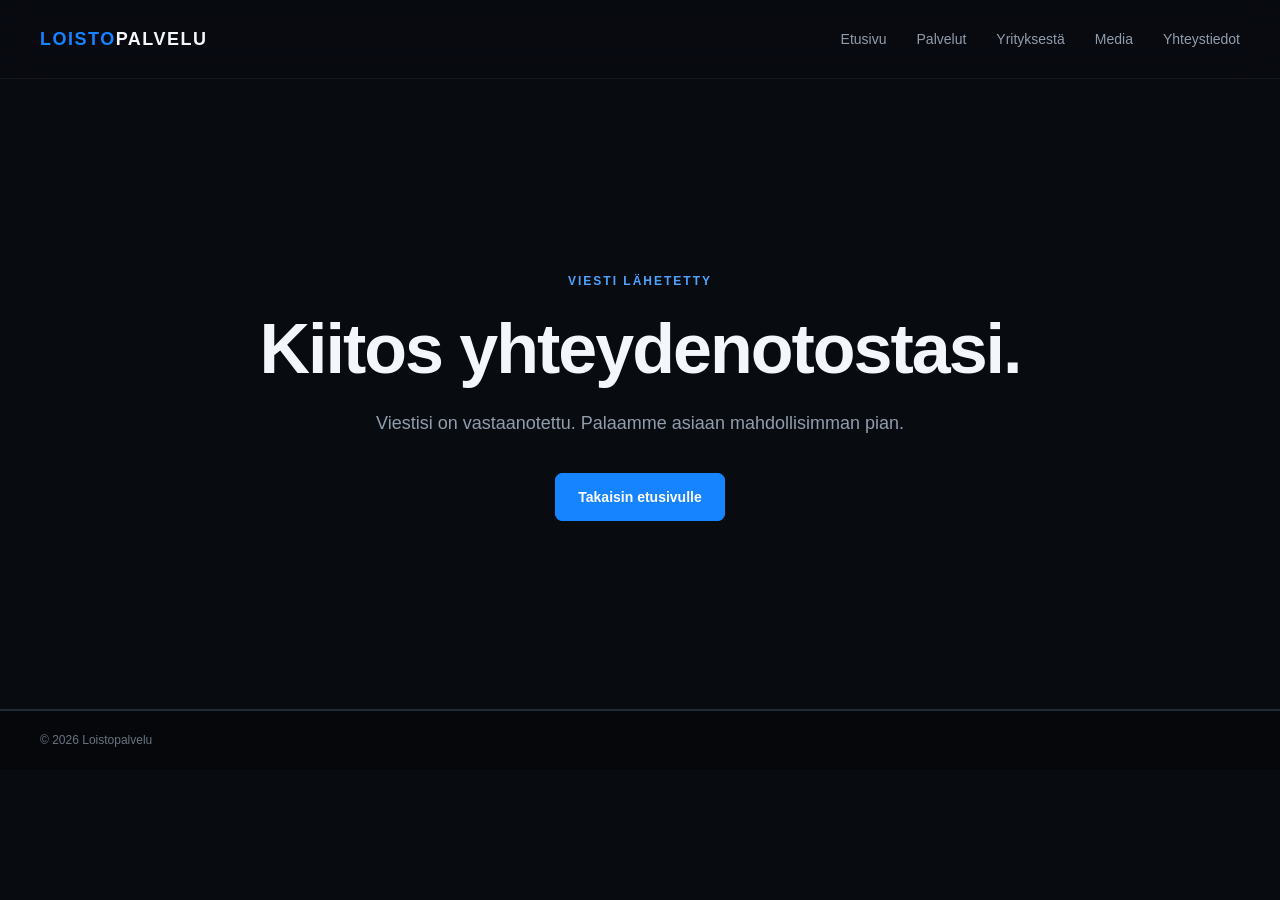
<file: kiitos.html>
<!DOCTYPE html>
<html lang="fi">

<head>

    <meta charset="UTF-8">
    <meta name="viewport" content="width=device-width, initial-scale=1.0">

    <title>Kiitos | Loistopalvelu</title>

    <link rel="stylesheet" href="css/style.css">

</head>

<body>


<header class="site-header">

    <div class="container nav-container">

        <a href="index.html" class="logo">
            <span>LOISTO</span>PALVELU
        </a>

        <nav class="main-nav">

            <a href="index.html">Etusivu</a>
            <a href="palvelut.html">Palvelut</a>
            <a href="yritys.html">Yrityksestä</a>
            <a href="media.html">Media</a>
            <a href="yhteystiedot.html">Yhteystiedot</a>

        </nav>

    </div>

</header>


<main>

    <section class="thank-you">

        <div class="container">

            <span class="eyebrow">
                VIESTI LÄHETETTY
            </span>

            <h1>
                Kiitos yhteydenotostasi.
            </h1>

            <p>
                Viestisi on vastaanotettu.
                Palaamme asiaan mahdollisimman pian.
            </p>

            <a href="index.html" class="button button-primary">
                Takaisin etusivulle
            </a>

        </div>

    </section>

</main>


<footer class="footer">

    <div class="footer-bottom">

        <div class="container">
            © 2026 Loistopalvelu
        </div>

    </div>

</footer>


</body>
</html>
</file>
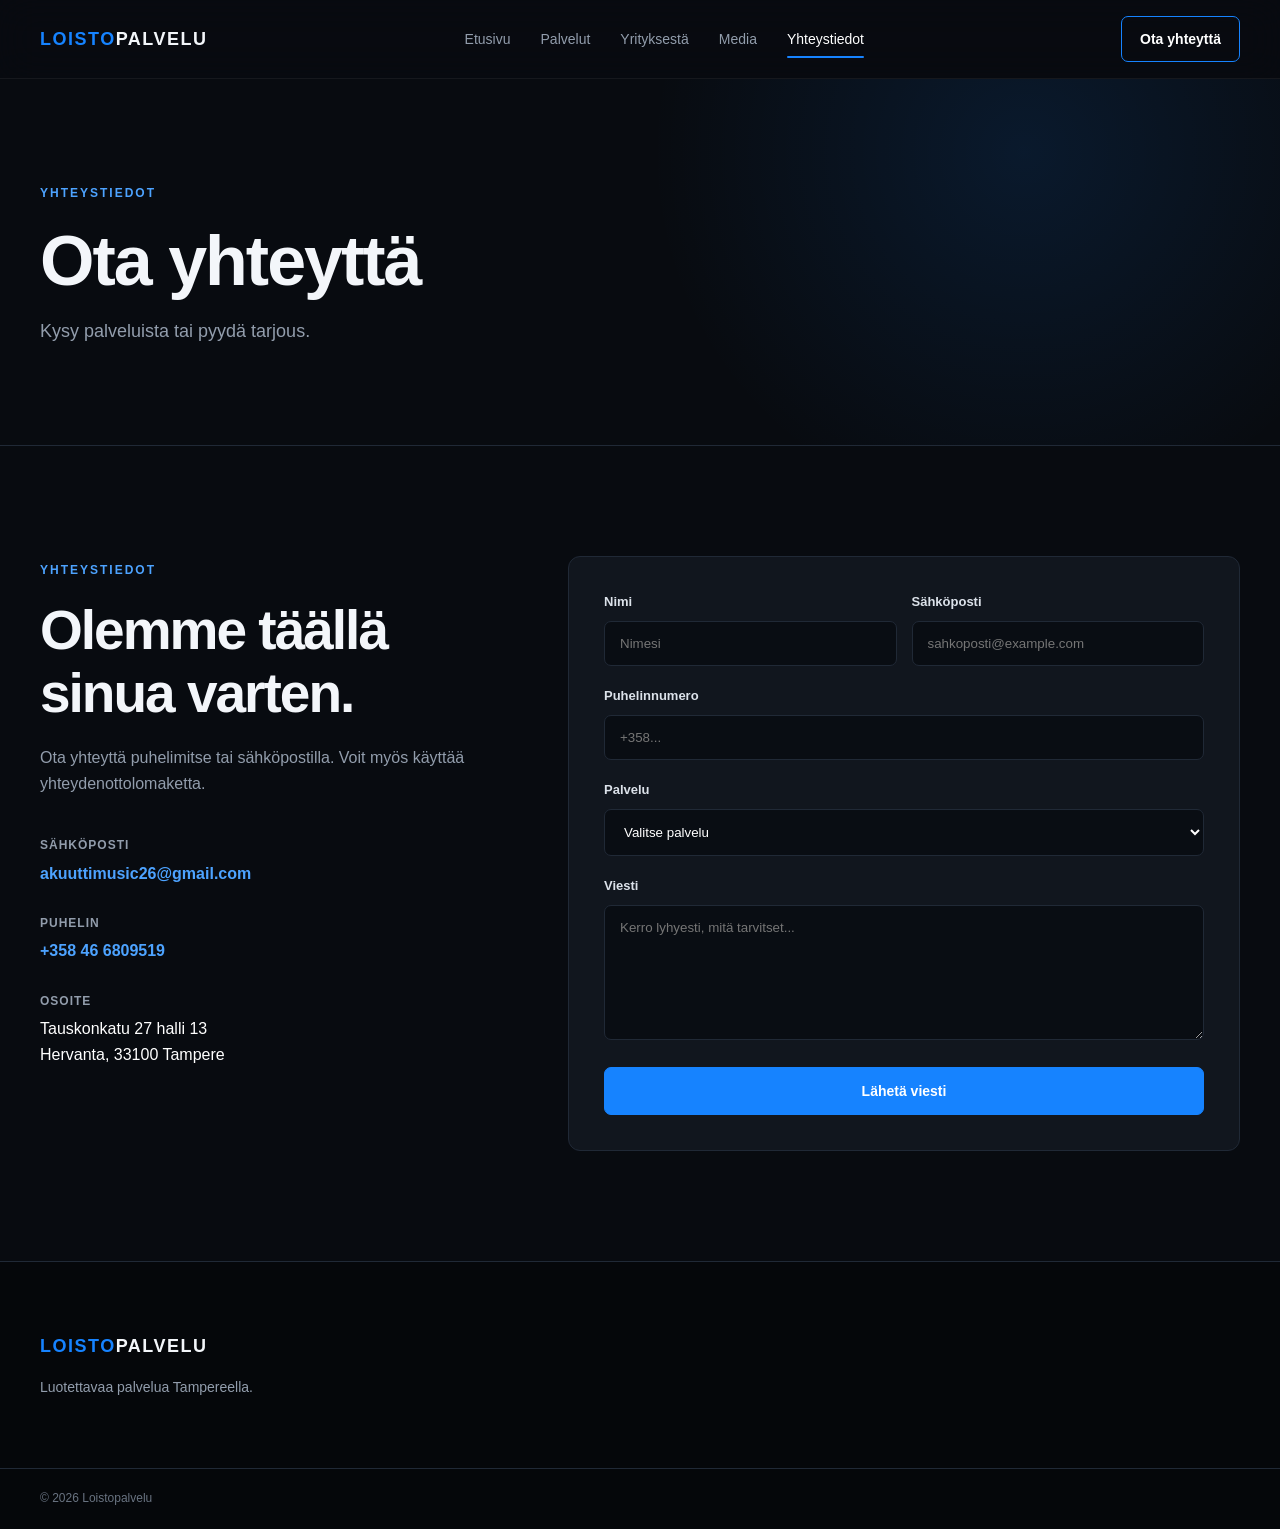
<file: yhteystiedot.html>
<!DOCTYPE html>
<html lang="fi">

<head>

    <meta charset="UTF-8">
    <meta name="viewport" content="width=device-width, initial-scale=1.0">

    <title>Yhteystiedot | Loistopalvelu</title>

    <link rel="stylesheet" href="css/style.css">

</head>

<body>


<header class="site-header">

    <div class="container nav-container">

        <a href="index.html" class="logo">
            <span>LOISTO</span>PALVELU
        </a>

        <nav class="main-nav">

            <a href="index.html">Etusivu</a>
            <a href="palvelut.html">Palvelut</a>
            <a href="yritys.html">Yrityksestä</a>
            <a href="media.html">Media</a>
            <a href="yhteystiedot.html" class="active">
                Yhteystiedot
            </a>

        </nav>

        <a href="yhteystiedot.html" class="nav-button">
            Ota yhteyttä
        </a>

    </div>

</header>


<main>

    <section class="page-hero">

        <div class="container">

            <span class="eyebrow">
                YHTEYSTIEDOT
            </span>

            <h1>
                Ota yhteyttä
            </h1>

            <p>
                Kysy palveluista tai pyydä tarjous.
            </p>

        </div>

    </section>


    <section class="section">

        <div class="container contact-grid">


            <div class="contact-info">

                <span class="eyebrow">
                    YHTEYSTIEDOT
                </span>

                <h2>
                    Olemme täällä sinua varten.
                </h2>

                <p>
                    Ota yhteyttä puhelimitse tai sähköpostilla.
                    Voit myös käyttää yhteydenottolomaketta.
                </p>


                <div class="contact-details">

                    <div>

                        <span>
                            Sähköposti
                        </span>

                        <a href="mailto:akuuttimusic26@gmail.com">
                            akuuttimusic26@gmail.com
                        </a>

                    </div>


                    <div>

                        <span>
                            Puhelin
                        </span>

                        <a href="tel:+358466809519">
                            +358 46 6809519
                        </a>

                    </div>


                    <div>

                        <span>
                            Osoite
                        </span>

                        <p>
                            Tauskonkatu 27 halli 13<br>
                            Hervanta, 33100 Tampere
                        </p>

                    </div>

                </div>

            </div>


            <div class="contact-form-wrapper">

                <form
                    action="https://formsubmit.co/akuuttimusic26@gmail.com"
                    method="POST"
                    class="contact-form"
                >

                    <input
                        type="hidden"
                        name="_subject"
                        value="Uusi yhteydenotto Loistopalvelun verkkosivuilta"
                    >

                    <input
                        type="hidden"
                        name="_next"
                        value="kiitos.html"
                    >

                    <input
                        type="hidden"
                        name="_captcha"
                        value="false"
                    >


                    <div class="form-row">

                        <div class="form-group">

                            <label for="name">
                                Nimi
                            </label>

                            <input
                                type="text"
                                id="name"
                                name="Nimi"
                                placeholder="Nimesi"
                                required
                            >

                        </div>


                        <div class="form-group">

                            <label for="email">
                                Sähköposti
                            </label>

                            <input
                                type="email"
                                id="email"
                                name="Sähköposti"
                                placeholder="sahkoposti@example.com"
                                required
                            >

                        </div>

                    </div>


                    <div class="form-group">

                        <label for="phone">
                            Puhelinnumero
                        </label>

                        <input
                            type="tel"
                            id="phone"
                            name="Puhelinnumero"
                            placeholder="+358..."
                        >

                    </div>


                    <div class="form-group">

                        <label for="service">
                            Palvelu
                        </label>

                        <select id="service" name="Palvelu">

                            <option value="">
                                Valitse palvelu
                            </option>

                            <option>
                                Autopesu
                            </option>

                            <option>
                                Nurmikonleikkuu
                            </option>

                            <option>
                                Lehtien imurointi
                            </option>

                            <option>
                                Lumen auraus
                            </option>

                            <option>
                                Muu
                            </option>

                        </select>

                    </div>


                    <div class="form-group">

                        <label for="message">
                            Viesti
                        </label>

                        <textarea
                            id="message"
                            name="Viesti"
                            rows="7"
                            placeholder="Kerro lyhyesti, mitä tarvitset..."
                            required
                        ></textarea>

                    </div>


                    <button
                        type="submit"
                        class="button button-primary button-full"
                    >
                        Lähetä viesti
                    </button>

                </form>

            </div>

        </div>

    </section>

</main>


<footer class="footer">

    <div class="container footer-grid">

        <div>

            <div class="logo">
                <span>LOISTO</span>PALVELU
            </div>

            <p>
                Luotettavaa palvelua Tampereella.
            </p>

        </div>

    </div>

    <div class="footer-bottom">

        <div class="container">
            © 2026 Loistopalvelu
        </div>

    </div>

</footer>

</body>
</html>
</file>
<file: css/style.css>
/* =========================================
   LOISTOPALVELU
   DARK / CLEAN / BLUE
========================================= */


/* RESET */

* {
    margin: 0;
    padding: 0;
    box-sizing: border-box;
}


html {
    scroll-behavior: smooth;
}


body {
    font-family:
        Inter,
        -apple-system,
        BlinkMacSystemFont,
        "Segoe UI",
        Arial,
        sans-serif;

    background: #080b10;
    color: #f3f6fa;

    line-height: 1.6;
}


/* VARIABLES */

:root {

    --background: #080b10;
    --background-light: #0d1118;
    --card: #11161e;
    --card-hover: #151c26;

    --border: #202936;

    --text: #f3f6fa;
    --text-muted: #929dac;

    --blue: #1683ff;
    --blue-light: #4da3ff;
    --blue-dark: #075dbd;

    --max-width: 1200px;

}


/* GLOBAL */

.container {
    width: min(100% - 40px, var(--max-width));
    margin: auto;
}


a {
    color: inherit;
    text-decoration: none;
}


img {
    display: block;
    width: 100%;
}


h1,
h2,
h3,
h4 {
    line-height: 1.15;
}


p {
    color: var(--text-muted);
}


/* HEADER */

.site-header {
    position: sticky;
    top: 0;

    z-index: 1000;

    background: rgba(8, 11, 16, 0.88);

    backdrop-filter: blur(18px);

    border-bottom: 1px solid rgba(255,255,255,0.06);
}


.nav-container {
    min-height: 78px;

    display: flex;
    align-items: center;
    justify-content: space-between;

    gap: 30px;
}


.logo {
    font-size: 18px;
    font-weight: 800;

    letter-spacing: 1.5px;

    white-space: nowrap;
}


.logo span {
    color: var(--blue);
}


.main-nav {
    display: flex;
    align-items: center;

    gap: 30px;
}


.main-nav a {
    color: var(--text-muted);

    font-size: 14px;
    font-weight: 500;

    transition: 0.2s ease;
}


.main-nav a:hover,
.main-nav a.active {
    color: white;
}


.main-nav a.active {
    position: relative;
}


.main-nav a.active::after {
    content: "";

    position: absolute;

    left: 0;
    right: 0;
    bottom: -8px;

    height: 2px;

    background: var(--blue);

    border-radius: 10px;
}


.nav-button {
    padding: 11px 18px;

    border: 1px solid var(--blue);

    color: white;

    border-radius: 7px;

    font-size: 14px;
    font-weight: 600;

    transition: 0.2s ease;
}


.nav-button:hover {
    background: var(--blue);
}


/* HERO */

.hero {
    padding: 100px 0 110px;

    border-bottom: 1px solid var(--border);
}


.hero-content {
    display: grid;

    grid-template-columns: 1.05fr 0.95fr;

    align-items: center;

    gap: 80px;
}


.eyebrow {
    display: inline-block;

    margin-bottom: 18px;

    color: var(--blue-light);

    font-size: 12px;
    font-weight: 700;

    letter-spacing: 2px;
}


.hero h1 {
    max-width: 700px;

    font-size: clamp(44px, 6vw, 76px);

    letter-spacing: -3px;
}


.hero h1 span {
    display: block;

    color: var(--blue);
}


.hero p {
    max-width: 600px;

    margin-top: 25px;

    font-size: 18px;
}


.hero-buttons {
    display: flex;

    gap: 12px;

    margin-top: 35px;
}


.hero-image {
    aspect-ratio: 1 / 1;

    overflow: hidden;

    border-radius: 14px;

    border: 1px solid var(--border);

    background: var(--card);
}


.hero-image img {
    width: 100%;
    height: 100%;

    object-fit: cover;
}


/* BUTTONS */

.button {
    display: inline-flex;

    justify-content: center;
    align-items: center;

    min-height: 48px;

    padding: 0 22px;

    border-radius: 7px;

    font-size: 14px;
    font-weight: 700;

    transition:
        transform 0.2s ease,
        background 0.2s ease,
        border 0.2s ease;
}


.button:hover {
    transform: translateY(-2px);
}


.button-primary {
    background: var(--blue);

    color: white;

    border: 1px solid var(--blue);
}


.button-primary:hover {
    background: var(--blue-light);
}


.button-secondary {
    background: transparent;

    color: white;

    border: 1px solid var(--border);
}


.button-secondary:hover {
    border-color: var(--blue);

    background: rgba(22,131,255,0.08);
}


.button-full {
    width: 100%;
}


/* SECTIONS */

.section {
    padding: 110px 0;
}


.section-dark {
    background: #0c1016;

    border-top: 1px solid var(--border);
    border-bottom: 1px solid var(--border);
}


.section-heading {
    max-width: 700px;

    margin-bottom: 50px;
}


.section-heading h2 {
    font-size: clamp(32px, 5vw, 48px);

    letter-spacing: -1.5px;
}


.section-heading p {
    margin-top: 14px;

    font-size: 16px;
}


.section-heading-row {
    display: flex;

    align-items: end;
    justify-content: space-between;

    gap: 30px;

    max-width: none;
}


/* SERVICE CARDS */

.service-grid {
    display: grid;

    grid-template-columns: repeat(4, 1fr);

    gap: 15px;
}


.service-card {
    display: block;

    min-height: 300px;

    padding: 28px;

    background: var(--card);

    border: 1px solid var(--border);

    border-radius: 10px;

    transition:
        transform 0.25s ease,
        border 0.25s ease,
        background 0.25s ease;
}


.service-card:hover {
    transform: translateY(-5px);

    border-color: var(--blue);

    background: var(--card-hover);
}


.service-number {
    color: var(--blue);

    font-size: 13px;
    font-weight: 700;

    letter-spacing: 1px;
}


.service-card h3 {
    margin-top: 80px;

    font-size: 24px;
}


.service-card p {
    margin-top: 12px;

    font-size: 14px;
}


.card-link {
    display: block;

    margin-top: 25px;

    color: var(--blue-light);

    font-size: 13px;
    font-weight: 600;
}


/* MEDIA */

.media-grid {
    display: grid;

    grid-template-columns: repeat(4, 1fr);

    gap: 14px;
}


.media-item {
    position: relative;

    overflow: hidden;

    aspect-ratio: 1 / 1;

    background: var(--card);

    border: 1px solid var(--border);

    border-radius: 10px;

    transition:
        transform 0.25s ease,
        border 0.25s ease;
}


.media-item:hover {
    transform: translateY(-4px);

    border-color: var(--blue);
}


.media-item img {
    width: 100%;
    height: 100%;

    object-fit: cover;

    transition: transform 0.4s ease;
}


.media-item:hover img {
    transform: scale(1.05);
}


.media-grid-large {
    grid-template-columns: repeat(3, 1fr);

    gap: 20px;
}


.media-grid-large .media-item {
    aspect-ratio: 1 / 1;
}


.media-caption {
    position: absolute;

    left: 0;
    right: 0;
    bottom: 0;

    padding: 25px 20px 20px;

    background:
        linear-gradient(
            transparent,
            rgba(0,0,0,0.9)
        );
}


.media-caption h3 {
    font-size: 18px;
}


.media-caption p {
    margin-top: 4px;

    font-size: 13px;

    color: #b7c0cc;
}


/* CTA */

.cta-section {
    padding: 80px 0;

    background:
        linear-gradient(
            100deg,
            #0b1017,
            #0d1724
        );

    border-bottom: 1px solid var(--border);
}


.cta {
    display: flex;

    align-items: center;
    justify-content: space-between;

    gap: 30px;
}


.cta h2 {
    font-size: clamp(30px, 4vw, 46px);
}


/* PAGE HERO */

.page-hero {
    padding: 100px 0;

    background:
        radial-gradient(
            circle at 80% 20%,
            rgba(22,131,255,0.12),
            transparent 35%
        );

    border-bottom: 1px solid var(--border);
}


.page-hero h1 {
    font-size: clamp(44px, 6vw, 70px);

    letter-spacing: -2px;
}


.page-hero p {
    margin-top: 15px;

    font-size: 18px;
}


/* LARGE SERVICE */

.service-list {
    display: flex;

    flex-direction: column;

    gap: 100px;
}


.large-service {
    display: grid;

    grid-template-columns: 1fr 1fr;

    align-items: center;

    gap: 70px;
}


.large-service.reverse .service-image {
    order: 2;
}


.large-service.reverse .large-service-content {
    order: 1;
}


.service-image {
    aspect-ratio: 1 / 1;

    overflow: hidden;

    border-radius: 12px;

    border: 1px solid var(--border);
}


.service-image img {
    width: 100%;
    height: 100%;

    object-fit: cover;
}


.large-service-content h2 {
    margin-top: 15px;

    font-size: 46px;
}


.large-service-content p {
    max-width: 520px;

    margin-top: 20px;
}


.text-link {
    display: inline-block;

    margin-top: 25px;

    color: var(--blue-light);

    font-weight: 700;
}


/* ABOUT */

.about-grid {
    display: grid;

    grid-template-columns: 1fr 1fr;

    align-items: center;

    gap: 80px;
}


.about-image {
    aspect-ratio: 1 / 1;

    overflow: hidden;

    border-radius: 12px;

    border: 1px solid var(--border);
}


.about-image img {
    width: 100%;
    height: 100%;

    object-fit: cover;
}


.about-content h2 {
    font-size: clamp(35px, 5vw, 55px);

    letter-spacing: -2px;
}


.about-content p {
    margin-top: 20px;
}


/* VALUES */

.values-grid {
    display: grid;

    grid-template-columns: repeat(3, 1fr);

    gap: 15px;
}


.value-card {
    padding: 30px;

    border: 1px solid var(--border);

    background: var(--card);

    border-radius: 10px;
}


.value-card span {
    color: var(--blue);

    font-weight: 700;
}


.value-card h3 {
    margin-top: 40px;

    font-size: 22px;
}


.value-card p {
    margin-top: 10px;
}


/* CONTACT */

.contact-grid {
    display: grid;

    grid-template-columns: 0.8fr 1.2fr;

    gap: 80px;
}


.contact-info h2 {
    font-size: clamp(35px, 5vw, 55px);

    letter-spacing: -2px;
}


.contact-info > p {
    margin-top: 20px;
}


.contact-details {
    display: flex;

    flex-direction: column;

    gap: 28px;

    margin-top: 40px;
}


.contact-details span {
    display: block;

    margin-bottom: 5px;

    color: var(--text-muted);

    font-size: 12px;
    font-weight: 700;

    text-transform: uppercase;

    letter-spacing: 1px;
}


.contact-details a {
    color: var(--blue-light);

    font-weight: 600;
}


.contact-details p {
    color: white;
}


/* FORM */

.contact-form-wrapper {
    padding: 35px;

    background: var(--card);

    border: 1px solid var(--border);

    border-radius: 12px;
}


.form-row {
    display: grid;

    grid-template-columns: 1fr 1fr;

    gap: 15px;
}


.form-group {
    margin-bottom: 20px;
}


.form-group label {
    display: block;

    margin-bottom: 8px;

    color: #dce2ea;

    font-size: 13px;
    font-weight: 600;
}


.form-group input,
.form-group textarea,
.form-group select {
    width: 100%;

    padding: 14px 15px;

    background: #090d13;

    color: white;

    border: 1px solid var(--border);

    border-radius: 7px;

    outline: none;

    font-family: inherit;

    transition: 0.2s ease;
}


.form-group input:focus,
.form-group textarea:focus,
.form-group select:focus {
    border-color: var(--blue);

    box-shadow:
        0 0 0 3px rgba(22,131,255,0.10);
}


.form-group textarea {
    resize: vertical;
}


/* THANK YOU */

.thank-you {
    min-height: 70vh;

    display: flex;

    align-items: center;

    text-align: center;
}


.thank-you .container {
    max-width: 800px;
}


.thank-you h1 {
    font-size: clamp(42px, 6vw, 70px);

    letter-spacing: -2px;
}


.thank-you p {
    margin: 20px auto 35px;

    max-width: 550px;

    font-size: 18px;
}


/* FOOTER */

.footer {
    background: #05070a;

    border-top: 1px solid var(--border);
}


.footer-grid {
    display: grid;

    grid-template-columns: 2fr 1fr 1fr;

    gap: 50px;

    padding: 70px 0;
}


.footer-grid p {
    max-width: 350px;

    margin-top: 15px;

    font-size: 14px;
}


.footer-grid h4 {
    margin-bottom: 15px;

    font-size: 14px;
}


.footer-grid a {
    display: block;

    width: fit-content;

    margin-bottom: 8px;

    color: var(--text-muted);

    font-size: 14px;

    transition: 0.2s ease;
}


.footer-grid a:hover {
    color: var(--blue-light);
}


.footer-bottom {
    padding: 20px 0;

    border-top: 1px solid var(--border);

    color: #697381;

    font-size: 12px;
}


/* RESPONSIVE */

@media (max-width: 1000px) {

    .main-nav {
        gap: 15px;
    }

    .nav-button {
        display: none;
    }

    .hero-content {
        grid-template-columns: 1fr;

        gap: 50px;
    }

    .hero-image {
        max-width: 650px;
    }

    .service-grid {
        grid-template-columns: repeat(2, 1fr);
    }

    .media-grid {
        grid-template-columns: repeat(2, 1fr);
    }

    .large-service {
        grid-template-columns: 1fr;

        gap: 35px;
    }

    .large-service.reverse .service-image {
        order: 0;
    }

    .large-service.reverse .large-service-content {
        order: 0;
    }

    .about-grid {
        grid-template-columns: 1fr;

        gap: 40px;
    }

    .about-image {
        max-width: 650px;
    }

    .contact-grid {
        grid-template-columns: 1fr;

        gap: 50px;
    }

}


/* MOBILE */

@media (max-width: 700px) {

    .container {
        width: min(100% - 28px, var(--max-width));
    }


    .site-header {
        position: relative;
    }


    .nav-container {
        flex-wrap: wrap;

        padding: 18px 0;
    }


    .main-nav {
        order: 3;

        width: 100%;

        justify-content: space-between;

        overflow-x: auto;

        padding-bottom: 5px;
    }


    .main-nav a {
        white-space: nowrap;

        font-size: 13px;
    }


    .hero {
        padding: 70px 0;
    }


    .hero h1 {
        letter-spacing: -2px;
    }


    .hero-buttons {
        flex-direction: column;
    }


    .button {
        width: 100%;
    }


    .section {
        padding: 75px 0;
    }


    .section-heading-row {
        flex-direction: column;

        align-items: start;
    }


    .service-grid {
        grid-template-columns: 1fr;
    }


    .media-grid,
    .media-grid-large {
        grid-template-columns: repeat(2, 1fr);

        gap: 10px;
    }


    .media-caption {
        padding: 20px 12px 12px;
    }


    .media-caption h3 {
        font-size: 14px;
    }


    .media-caption p {
        display: none;
    }


    .values-grid {
        grid-template-columns: 1fr;
    }


    .form-row {
        grid-template-columns: 1fr;
    }


    .contact-form-wrapper {
        padding: 22px;
    }


    .cta {
        flex-direction: column;

        align-items: start;
    }


    .footer-grid {
        grid-template-columns: 1fr;

        padding: 50px 0;
    }

}
</file>
